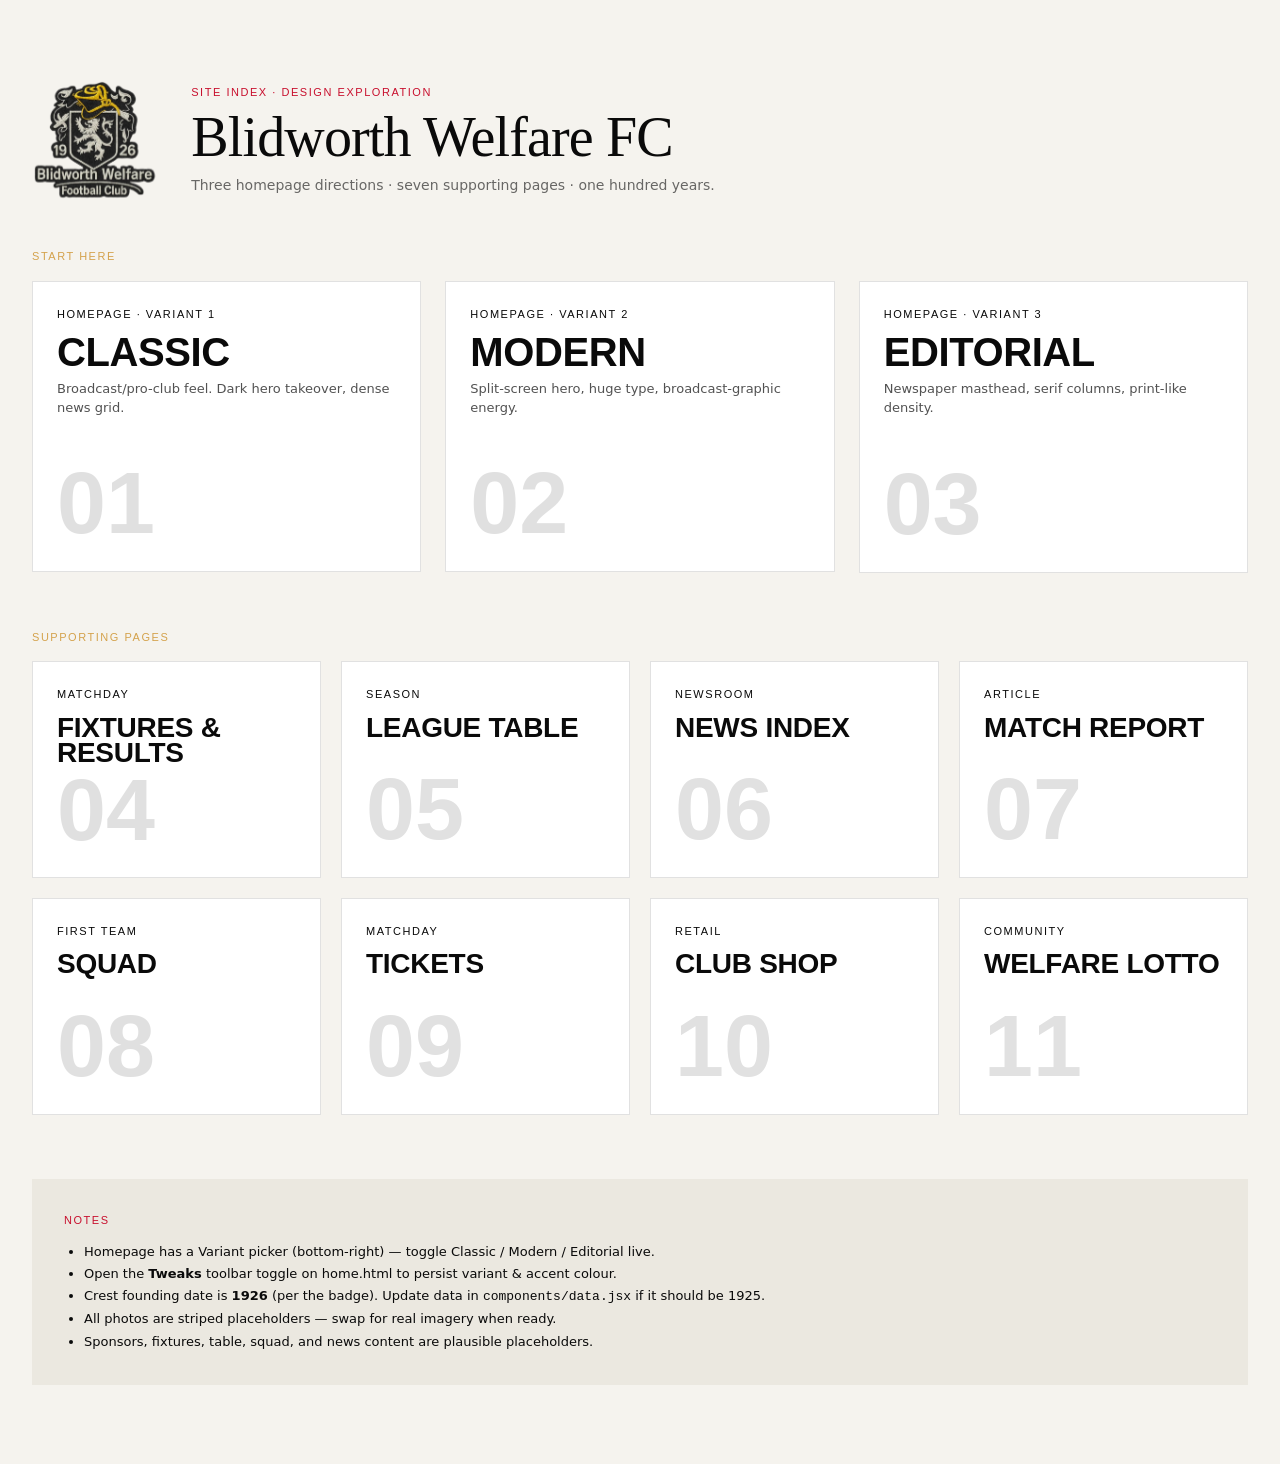
<file: index.html>
<!doctype html>
<html lang="en">
<head>
<meta charset="utf-8">
<meta name="viewport" content="width=device-width, initial-scale=1">
<title>Blidworth Welfare FC · Site Index</title>
<link rel="stylesheet" href="styles/base.css">
<link rel="stylesheet" href="styles/mobile.css">
<style>
  .page-tile {
    aspect-ratio: 4/3;
    position: relative; overflow: hidden;
    border: 1px solid var(--rule);
    transition: transform 0.3s, box-shadow 0.3s;
    display: flex; flex-direction: column; justify-content: space-between;
    padding: 24px; color: var(--ink); background: var(--white);
  }
  .page-tile:hover { transform: translateY(-4px); box-shadow: 0 20px 40px rgba(0,0,0,0.08); border-color: var(--ink); }
  .page-tile .big-num { font-family: var(--font-display); font-weight: 700; font-size: 88px; line-height: 1; opacity: 0.12; }
  .page-tile:hover .big-num { color: var(--gold); opacity: 0.3; }
</style>
</head>
<body>
<div class="wrap" style="padding-top: 80px; padding-bottom: 80px;">
  <div style="display: flex; align-items: center; gap: 32px; margin-bottom: 48px;">
    <img src="assets/crest.png" style="height: 120px; flex-shrink: 0;" class="crest-reveal"/>
    <div style="flex: 1; min-width: 0;">
      <div class="eyebrow" style="color: var(--red); margin-bottom: 8px;">Site Index · Design Exploration</div>
      <h1 class="h-editorial" style="font-size: 56px; font-weight: 400; line-height: 1.05;">Blidworth Welfare FC</h1>
      <div style="font-size: 14px; opacity: 0.6; margin-top: 8px;">Three homepage directions · seven supporting pages · one hundred years.</div>
    </div>
  </div>

  <div class="eyebrow" style="margin-bottom: 16px; color: var(--gold);">Start here</div>
  <div style="display: grid; grid-template-columns: repeat(3, 1fr); gap: 24px; margin-bottom: 56px;">
    <a href="home.html?v=classic" class="page-tile">
      <div>
        <div class="eyebrow" style="margin-bottom: 12px;">Homepage · Variant 1</div>
        <div class="h-display" style="font-size: 40px; font-weight: 700;">CLASSIC</div>
        <div style="font-size: 13px; opacity: 0.7; margin-top: 8px;">Broadcast/pro-club feel. Dark hero takeover, dense news grid.</div>
      </div>
      <div class="big-num">01</div>
    </a>
    <a href="home.html?v=modern" class="page-tile">
      <div>
        <div class="eyebrow" style="margin-bottom: 12px;">Homepage · Variant 2</div>
        <div class="h-display" style="font-size: 40px; font-weight: 700;">MODERN</div>
        <div style="font-size: 13px; opacity: 0.7; margin-top: 8px;">Split-screen hero, huge type, broadcast-graphic energy.</div>
      </div>
      <div class="big-num">02</div>
    </a>
    <a href="home.html?v=editorial" class="page-tile">
      <div>
        <div class="eyebrow" style="margin-bottom: 12px;">Homepage · Variant 3</div>
        <div class="h-display" style="font-size: 40px; font-weight: 700;">EDITORIAL</div>
        <div style="font-size: 13px; opacity: 0.7; margin-top: 8px;">Newspaper masthead, serif columns, print-like density.</div>
      </div>
      <div class="big-num">03</div>
    </a>
  </div>

  <div class="eyebrow" style="margin-bottom: 16px; color: var(--gold);">Supporting Pages</div>
  <div style="display: grid; grid-template-columns: repeat(4, 1fr); gap: 20px;">
    <a href="fixtures.html" class="page-tile"><div><div class="eyebrow">Matchday</div><div class="h-display" style="font-size: 28px; font-weight: 600; margin-top: 12px;">Fixtures & Results</div></div><div class="big-num">04</div></a>
    <a href="table.html" class="page-tile"><div><div class="eyebrow">Season</div><div class="h-display" style="font-size: 28px; font-weight: 600; margin-top: 12px;">League Table</div></div><div class="big-num">05</div></a>
    <a href="news.html" class="page-tile"><div><div class="eyebrow">Newsroom</div><div class="h-display" style="font-size: 28px; font-weight: 600; margin-top: 12px;">News Index</div></div><div class="big-num">06</div></a>
    <a href="article.html" class="page-tile"><div><div class="eyebrow">Article</div><div class="h-display" style="font-size: 28px; font-weight: 600; margin-top: 12px;">Match Report</div></div><div class="big-num">07</div></a>
    <a href="squad.html" class="page-tile"><div><div class="eyebrow">First Team</div><div class="h-display" style="font-size: 28px; font-weight: 600; margin-top: 12px;">Squad</div></div><div class="big-num">08</div></a>
    <a href="tickets.html" class="page-tile"><div><div class="eyebrow">Matchday</div><div class="h-display" style="font-size: 28px; font-weight: 600; margin-top: 12px;">Tickets</div></div><div class="big-num">09</div></a>
    <a href="shop.html" class="page-tile"><div><div class="eyebrow">Retail</div><div class="h-display" style="font-size: 28px; font-weight: 600; margin-top: 12px;">Club Shop</div></div><div class="big-num">10</div></a>
    <a href="lotto.html" class="page-tile"><div><div class="eyebrow">Community</div><div class="h-display" style="font-size: 28px; font-weight: 600; margin-top: 12px;">Welfare Lotto</div></div><div class="big-num">11</div></a>
  </div>

  <div style="margin-top: 64px; padding: 32px; background: var(--paper-2); font-size: 13px; line-height: 1.7;">
    <div class="eyebrow" style="color: var(--red); margin-bottom: 12px;">Notes</div>
    <ul style="padding-left: 20px;">
      <li>Homepage has a Variant picker (bottom-right) — toggle Classic / Modern / Editorial live.</li>
      <li>Open the <strong>Tweaks</strong> toolbar toggle on home.html to persist variant & accent colour.</li>
      <li>Crest founding date is <strong>1926</strong> (per the badge). Update data in <code>components/data.jsx</code> if it should be 1925.</li>
      <li>All photos are striped placeholders — swap for real imagery when ready.</li>
      <li>Sponsors, fixtures, table, squad, and news content are plausible placeholders.</li>
    </ul>
  </div>
</div>
</body>
</html>
</file>
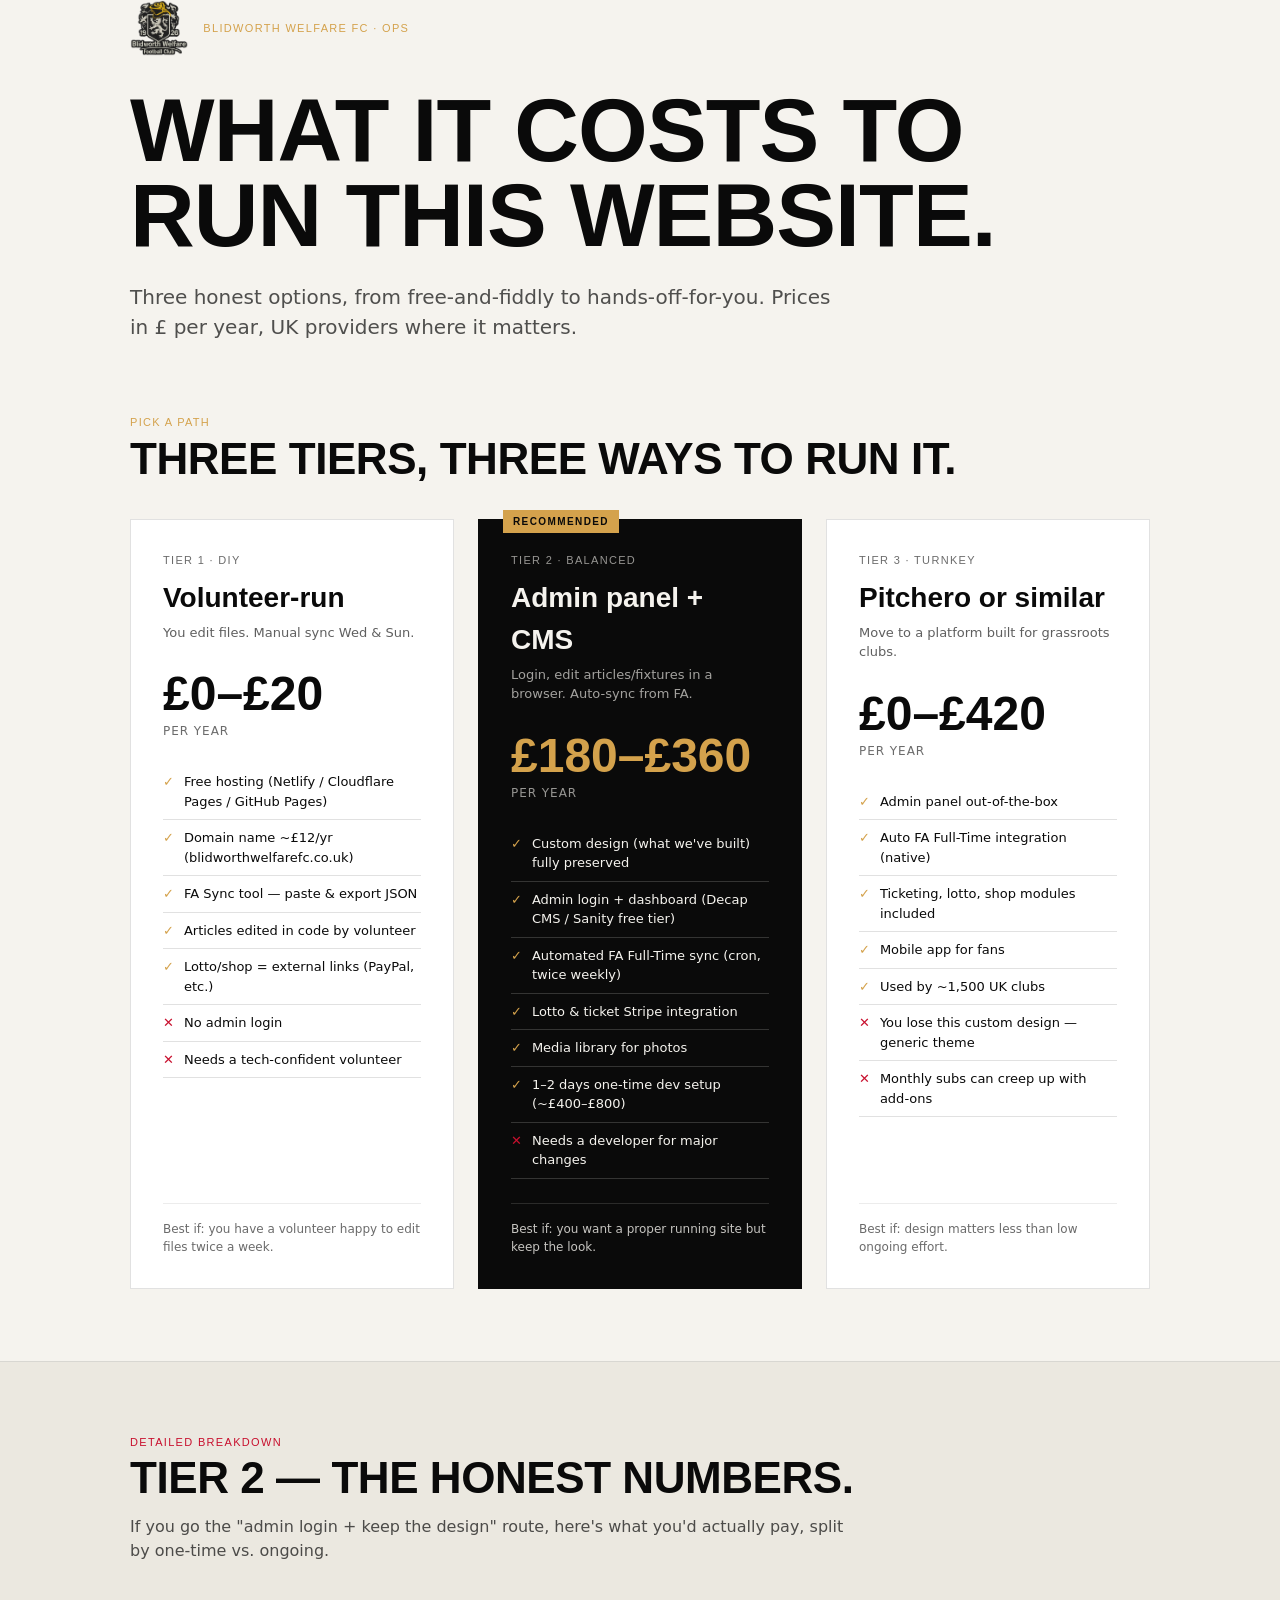
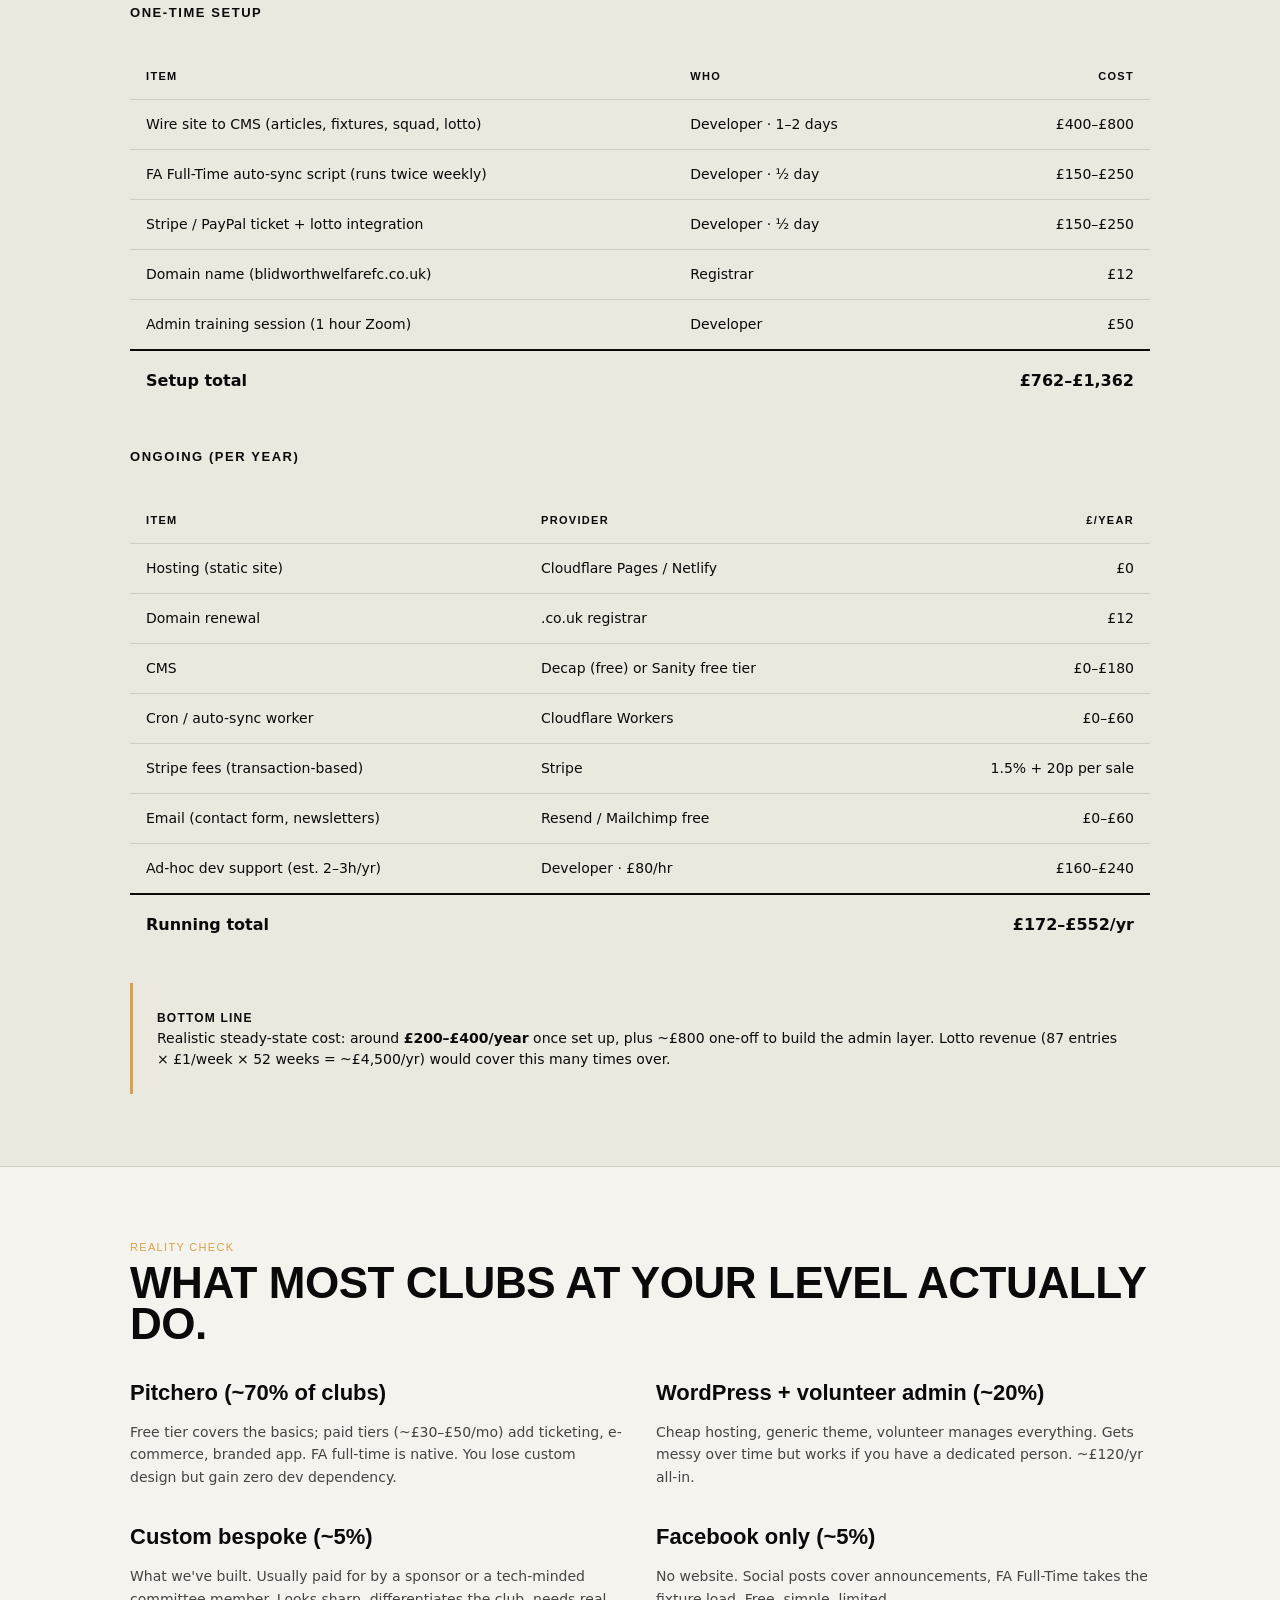
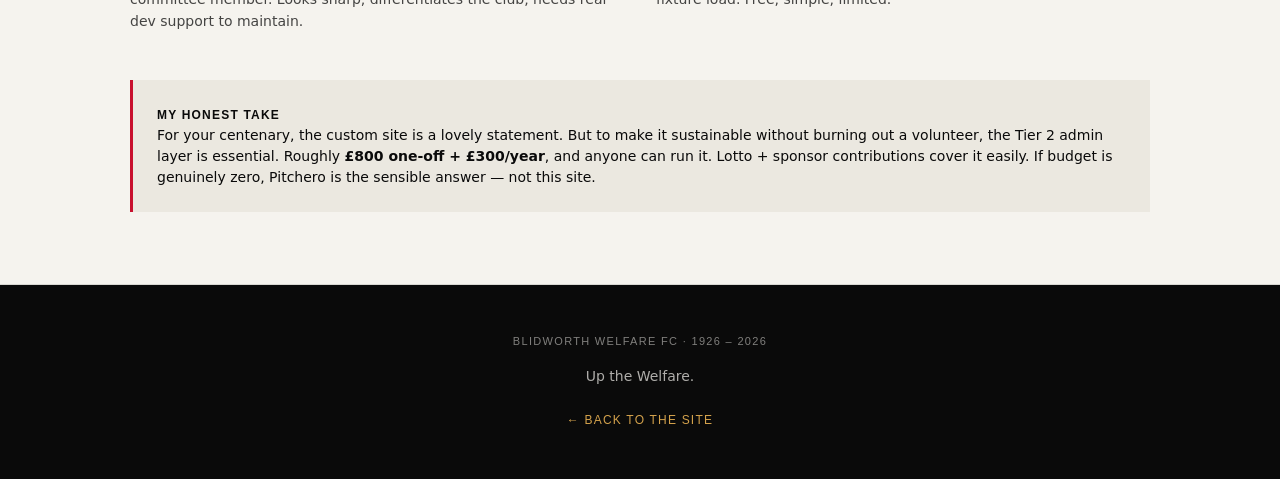
<file: hosting.html>
<!doctype html>
<html lang="en">
<head>
<meta charset="utf-8">
<meta name="viewport" content="width=device-width, initial-scale=1">
<title>Blidworth Welfare FC · Running Costs</title>
<link rel="stylesheet" href="styles/base.css">
<link rel="stylesheet" href="styles/mobile.css">
<style>
  body { background: var(--paper); }
  .hero { background: var(--ink); color: var(--paper); padding: 80px 0 64px; }
  .section { padding: 72px 0; border-bottom: 1px solid var(--rule); }
  .section:last-child { border-bottom: none; }
  .wrap-narrow { max-width: 1100px; margin: 0 auto; padding: 0 40px; }
  .tiers { display: grid; grid-template-columns: repeat(3, 1fr); gap: 24px; margin-top: 40px; }
  .tier { border: 1px solid var(--rule); padding: 32px; background: var(--white); display: flex; flex-direction: column; }
  .tier.rec { background: var(--ink); color: var(--paper); border-color: var(--ink); position: relative; }
  .tier.rec::before {
    content: 'RECOMMENDED'; position: absolute; top: -10px; left: 24px;
    background: var(--gold); color: var(--ink); padding: 4px 10px;
    font-family: var(--font-display); font-size: 10px; letter-spacing: 0.14em; font-weight: 700;
  }
  .tier .ey { font-family: var(--font-display); font-size: 11px; text-transform: uppercase; letter-spacing: 0.12em; opacity: 0.6; margin-bottom: 8px; }
  .tier h3 { font-family: var(--font-display); font-size: 28px; font-weight: 700; margin-bottom: 4px; }
  .tier .tag { font-size: 13px; opacity: 0.65; margin-bottom: 28px; }
  .tier .price {
    font-family: var(--font-display); font-size: 48px; font-weight: 700; line-height: 1;
    font-variant-numeric: tabular-nums; margin-bottom: 4px;
  }
  .tier.rec .price { color: var(--gold); }
  .tier .per { font-size: 12px; opacity: 0.6; letter-spacing: 0.08em; text-transform: uppercase; margin-bottom: 24px; }
  .tier ul { list-style: none; padding: 0; margin: 0 0 24px; flex: 1; }
  .tier li { padding: 8px 0; font-size: 13px; border-bottom: 1px solid var(--rule); display: flex; gap: 10px; }
  .tier.rec li { border-color: var(--rule-light); }
  .tier li::before { content: '✓'; color: var(--gold); font-weight: 700; }
  .tier li.x::before { content: '✕'; color: var(--red); }
  .tier .foot { font-size: 12px; opacity: 0.6; padding-top: 16px; border-top: 1px solid var(--rule); }
  .tier.rec .foot { border-color: var(--rule-light); }

  .breakdown { width: 100%; border-collapse: collapse; margin-top: 32px; }
  .breakdown th, .breakdown td { padding: 14px 16px; text-align: left; border-bottom: 1px solid var(--rule); font-size: 14px; }
  .breakdown th { font-family: var(--font-display); font-size: 11px; text-transform: uppercase; letter-spacing: 0.12em; font-weight: 600; background: var(--paper-2); }
  .breakdown td:last-child, .breakdown th:last-child { text-align: right; font-variant-numeric: tabular-nums; }
  .breakdown tr.total td { font-weight: 700; font-size: 16px; border-top: 2px solid var(--ink); border-bottom: none; padding-top: 18px; }
  .note { background: var(--paper-2); padding: 24px; border-left: 3px solid var(--gold); margin-top: 32px; font-size: 14px; }
</style>
</head>
<body>

<header className="hero">
<div class="wrap-narrow">
  <div style="display:flex; align-items:center; gap:14px; margin-bottom: 32px;">
    <img src="assets/crest.png" style="height:56px;" alt=""/>
    <div style="font-family: var(--font-display); text-transform: uppercase; letter-spacing: 0.12em; font-size: 11px; color: var(--gold);">Blidworth Welfare FC · Ops</div>
  </div>
  <h1 class="h-display" style="font-size: clamp(56px, 7vw, 96px); font-weight: 700; line-height: 0.95; max-width: 900px;">
    What it costs to run this website.
  </h1>
  <p style="font-size: 20px; opacity: 0.7; max-width: 720px; margin-top: 24px; line-height: 1.5;">
    Three honest options, from free-and-fiddly to hands-off-for-you. Prices in £ per year, UK providers where it matters.
  </p>
</div>
</header>

<section class="section">
<div class="wrap-narrow">
  <div style="font-family: var(--font-display); text-transform: uppercase; letter-spacing: 0.12em; font-size: 11px; color: var(--gold); margin-bottom: 8px;">Pick a path</div>
  <h2 class="h-display" style="font-size: 44px; font-weight: 700;">Three tiers, three ways to run it.</h2>

  <div class="tiers">
    <!-- TIER 1 -->
    <div class="tier">
      <div class="ey">Tier 1 · DIY</div>
      <h3>Volunteer-run</h3>
      <div class="tag">You edit files. Manual sync Wed & Sun.</div>
      <div class="price">£0–£20</div>
      <div class="per">per year</div>
      <ul>
        <li>Free hosting (Netlify / Cloudflare Pages / GitHub Pages)</li>
        <li>Domain name ~£12/yr (blidworthwelfarefc.co.uk)</li>
        <li>FA Sync tool — paste & export JSON</li>
        <li>Articles edited in code by volunteer</li>
        <li>Lotto/shop = external links (PayPal, etc.)</li>
        <li class="x">No admin login</li>
        <li class="x">Needs a tech-confident volunteer</li>
      </ul>
      <div class="foot">Best if: you have a volunteer happy to edit files twice a week.</div>
    </div>

    <!-- TIER 2 (recommended) -->
    <div class="tier rec">
      <div class="ey">Tier 2 · Balanced</div>
      <h3>Admin panel + CMS</h3>
      <div class="tag">Login, edit articles/fixtures in a browser. Auto-sync from FA.</div>
      <div class="price">£180–£360</div>
      <div class="per">per year</div>
      <ul>
        <li>Custom design (what we've built) fully preserved</li>
        <li>Admin login + dashboard (Decap CMS / Sanity free tier)</li>
        <li>Automated FA Full-Time sync (cron, twice weekly)</li>
        <li>Lotto & ticket Stripe integration</li>
        <li>Media library for photos</li>
        <li>1–2 days one-time dev setup (~£400–£800)</li>
        <li class="x">Needs a developer for major changes</li>
      </ul>
      <div class="foot" style="opacity:0.8;">Best if: you want a proper running site but keep the look.</div>
    </div>

    <!-- TIER 3 -->
    <div class="tier">
      <div class="ey">Tier 3 · Turnkey</div>
      <h3>Pitchero or similar</h3>
      <div class="tag">Move to a platform built for grassroots clubs.</div>
      <div class="price">£0–£420</div>
      <div class="per">per year</div>
      <ul>
        <li>Admin panel out-of-the-box</li>
        <li>Auto FA Full-Time integration (native)</li>
        <li>Ticketing, lotto, shop modules included</li>
        <li>Mobile app for fans</li>
        <li>Used by ~1,500 UK clubs</li>
        <li class="x">You lose this custom design — generic theme</li>
        <li class="x">Monthly subs can creep up with add-ons</li>
      </ul>
      <div class="foot">Best if: design matters less than low ongoing effort.</div>
    </div>
  </div>
</div>
</section>

<section class="section" style="background: var(--paper-2);">
<div class="wrap-narrow">
  <div style="font-family: var(--font-display); text-transform: uppercase; letter-spacing: 0.12em; font-size: 11px; color: var(--red); margin-bottom: 8px;">Detailed breakdown</div>
  <h2 class="h-display" style="font-size: 44px; font-weight: 700;">Tier 2 — the honest numbers.</h2>
  <p style="font-size: 16px; opacity: 0.7; max-width: 720px; margin-top: 16px;">
    If you go the "admin login + keep the design" route, here's what you'd actually pay, split by one-time vs. ongoing.
  </p>

  <h3 style="font-family: var(--font-display); text-transform: uppercase; font-size: 13px; letter-spacing: 0.12em; margin-top: 40px;">One-time setup</h3>
  <table class="breakdown">
    <thead>
      <tr><th>Item</th><th>Who</th><th>Cost</th></tr>
    </thead>
    <tbody>
      <tr><td>Wire site to CMS (articles, fixtures, squad, lotto)</td><td>Developer · 1–2 days</td><td>£400–£800</td></tr>
      <tr><td>FA Full-Time auto-sync script (runs twice weekly)</td><td>Developer · ½ day</td><td>£150–£250</td></tr>
      <tr><td>Stripe / PayPal ticket + lotto integration</td><td>Developer · ½ day</td><td>£150–£250</td></tr>
      <tr><td>Domain name (blidworthwelfarefc.co.uk)</td><td>Registrar</td><td>£12</td></tr>
      <tr><td>Admin training session (1 hour Zoom)</td><td>Developer</td><td>£50</td></tr>
      <tr class="total"><td>Setup total</td><td></td><td>£762–£1,362</td></tr>
    </tbody>
  </table>

  <h3 style="font-family: var(--font-display); text-transform: uppercase; font-size: 13px; letter-spacing: 0.12em; margin-top: 40px;">Ongoing (per year)</h3>
  <table class="breakdown">
    <thead>
      <tr><th>Item</th><th>Provider</th><th>£/year</th></tr>
    </thead>
    <tbody>
      <tr><td>Hosting (static site)</td><td>Cloudflare Pages / Netlify</td><td>£0</td></tr>
      <tr><td>Domain renewal</td><td>.co.uk registrar</td><td>£12</td></tr>
      <tr><td>CMS</td><td>Decap (free) or Sanity free tier</td><td>£0–£180</td></tr>
      <tr><td>Cron / auto-sync worker</td><td>Cloudflare Workers</td><td>£0–£60</td></tr>
      <tr><td>Stripe fees (transaction-based)</td><td>Stripe</td><td>1.5% + 20p per sale</td></tr>
      <tr><td>Email (contact form, newsletters)</td><td>Resend / Mailchimp free</td><td>£0–£60</td></tr>
      <tr><td>Ad-hoc dev support (est. 2–3h/yr)</td><td>Developer · £80/hr</td><td>£160–£240</td></tr>
      <tr class="total"><td>Running total</td><td></td><td>£172–£552/yr</td></tr>
    </tbody>
  </table>

  <div class="note">
    <strong style="font-family: var(--font-display); text-transform: uppercase; letter-spacing: 0.1em; font-size: 12px;">Bottom line</strong><br/>
    Realistic steady-state cost: around <strong>£200–£400/year</strong> once set up, plus ~£800 one-off to build the admin layer. Lotto revenue (87 entries × £1/week × 52 weeks = ~£4,500/yr) would cover this many times over.
  </div>
</div>
</section>

<section class="section">
<div class="wrap-narrow">
  <div style="font-family: var(--font-display); text-transform: uppercase; letter-spacing: 0.12em; font-size: 11px; color: var(--gold); margin-bottom: 8px;">Reality check</div>
  <h2 class="h-display" style="font-size: 44px; font-weight: 700;">What most clubs at your level actually do.</h2>

  <div style="display: grid; grid-template-columns: 1fr 1fr; gap: 32px; margin-top: 32px;">
    <div>
      <h3 style="font-family: var(--font-display); font-size: 22px; font-weight: 600; margin-bottom: 12px;">Pitchero (~70% of clubs)</h3>
      <p style="font-size: 14px; opacity: 0.75; line-height: 1.6;">
        Free tier covers the basics; paid tiers (~£30–£50/mo) add ticketing, e-commerce, branded app. FA full-time is native. You lose custom design but gain zero dev dependency.
      </p>
    </div>
    <div>
      <h3 style="font-family: var(--font-display); font-size: 22px; font-weight: 600; margin-bottom: 12px;">WordPress + volunteer admin (~20%)</h3>
      <p style="font-size: 14px; opacity: 0.75; line-height: 1.6;">
        Cheap hosting, generic theme, volunteer manages everything. Gets messy over time but works if you have a dedicated person. ~£120/yr all-in.
      </p>
    </div>
    <div>
      <h3 style="font-family: var(--font-display); font-size: 22px; font-weight: 600; margin-bottom: 12px;">Custom bespoke (~5%)</h3>
      <p style="font-size: 14px; opacity: 0.75; line-height: 1.6;">
        What we've built. Usually paid for by a sponsor or a tech-minded committee member. Looks sharp, differentiates the club, needs real dev support to maintain.
      </p>
    </div>
    <div>
      <h3 style="font-family: var(--font-display); font-size: 22px; font-weight: 600; margin-bottom: 12px;">Facebook only (~5%)</h3>
      <p style="font-size: 14px; opacity: 0.75; line-height: 1.6;">
        No website. Social posts cover announcements, FA Full-Time takes the fixture load. Free, simple, limited.
      </p>
    </div>
  </div>

  <div class="note" style="border-color: var(--red); margin-top: 48px;">
    <strong style="font-family: var(--font-display); text-transform: uppercase; letter-spacing: 0.1em; font-size: 12px;">My honest take</strong><br/>
    For your centenary, the custom site is a lovely statement. But to make it sustainable without burning out a volunteer, the Tier 2 admin layer is essential. Roughly <strong>£800 one-off + £300/year</strong>, and anyone can run it. Lotto + sponsor contributions cover it easily. If budget is genuinely zero, Pitchero is the sensible answer — not this site.
  </div>
</div>
</section>

<footer style="background: var(--ink); color: var(--paper); padding: 48px 0; text-align: center;">
  <div class="wrap-narrow">
    <div style="font-family: var(--font-display); text-transform: uppercase; letter-spacing: 0.12em; font-size: 11px; opacity: 0.5;">Blidworth Welfare FC · 1926 – 2026</div>
    <p style="margin-top: 16px; opacity: 0.7; font-size: 14px;">Up the Welfare.</p>
    <a href="home.html" style="color: var(--gold); font-family: var(--font-display); text-transform: uppercase; letter-spacing: 0.1em; font-size: 12px; display: inline-block; margin-top: 24px;">← Back to the site</a>
  </div>
</footer>

</body>
</html>
</file>
<file: styles/base.css>
/* Blidworth Welfare FC — shared base styles */
@keyframes pulse {
  0%   { box-shadow: 0 0 0 0 rgba(200,16,46,0.8); }
  70%  { box-shadow: 0 0 0 10px rgba(200,16,46,0); }
  100% { box-shadow: 0 0 0 0 rgba(200,16,46,0); }
}

@import url('https://fonts.googleapis.com/css2?family=Oswald:wght@300;400;500;600;700&family=Instrument+Serif:ital@0;1&family=Inter+Tight:wght@300;400;500;600;700;800&display=swap');

:root {
  --ink: #0a0a0a;
  --ink-2: #1a1a1a;
  --ink-3: #2a2a2a;
  --paper: #f5f3ee;
  --paper-2: #ebe8e0;
  --white: #ffffff;
  --gold: #d4a24c;
  --gold-deep: #a77f35;
  --red: #c8102e;
  --red-deep: #8f0b20;
  --green: #1b7a3a;
  --rule: rgba(10, 10, 10, 0.12);
  --rule-light: rgba(245, 243, 238, 0.18);
  --muted: rgba(10, 10, 10, 0.6);
  --muted-dark: rgba(245, 243, 238, 0.6);

  --font-display: 'Oswald', 'Arial Narrow', sans-serif;
  --font-editorial: 'Instrument Serif', Georgia, serif;
  --font-body: 'Inter Tight', system-ui, sans-serif;

  --max: 1440px;
  --gutter: 32px;
}

* { box-sizing: border-box; margin: 0; padding: 0; }

/* FA Sync modal */
.fa-sync-modal {
  position: fixed; inset: 0; z-index: 2000;
  background: rgba(10,10,10,0.72); backdrop-filter: blur(4px);
  display: flex; align-items: center; justify-content: center;
  padding: 40px;
}
.fa-sync-inner {
  background: var(--white); width: min(900px, 100%);
  max-height: 90vh; overflow-y: auto;
  padding: 32px; border: 1px solid var(--ink);
  box-shadow: 0 40px 80px rgba(0,0,0,0.3);
}
.fa-sync-head { display: flex; justify-content: space-between; align-items: flex-start; margin-bottom: 20px; gap: 20px; }
.fa-close {
  background: transparent; border: 1px solid var(--rule); width: 36px; height: 36px;
  font-size: 16px; cursor: pointer; font-family: var(--font-body);
}
.fa-close:hover { background: var(--ink); color: var(--paper); }
.fa-grid { display: grid; grid-template-columns: 1fr 1fr; gap: 20px; margin-bottom: 24px; }
.fa-label {
  display: block; font-family: var(--font-display); text-transform: uppercase;
  letter-spacing: 0.12em; font-size: 11px; margin-bottom: 8px; font-weight: 600;
}
.fa-textarea {
  width: 100%; padding: 12px; border: 1px solid var(--rule);
  font-family: ui-monospace, 'SF Mono', Menlo, monospace; font-size: 12px;
  line-height: 1.5; background: var(--paper); resize: vertical;
}
.fa-textarea:focus { outline: 2px solid var(--gold); border-color: var(--gold); }
.fa-actions { display: flex; gap: 12px; margin-bottom: 20px; }
.fa-btn {
  padding: 12px 24px; font-family: var(--font-display); text-transform: uppercase;
  letter-spacing: 0.12em; font-size: 12px; font-weight: 600; cursor: pointer;
  border: 1px solid var(--ink); transition: all 0.2s;
}
.fa-btn:disabled { opacity: 0.4; cursor: not-allowed; }
.fa-btn-ghost { background: transparent; color: var(--ink); }
.fa-btn-ghost:hover:not(:disabled) { background: var(--ink); color: var(--paper); }
.fa-btn-gold { background: var(--gold); color: var(--ink); border-color: var(--gold); }
.fa-btn-gold:hover:not(:disabled) { background: var(--gold-deep); border-color: var(--gold-deep); }
.fa-preview { border-top: 1px solid var(--rule); padding-top: 16px; display: flex; flex-direction: column; gap: 8px; }
.fa-preview-row { display: flex; align-items: center; gap: 12px; padding: 8px 0; }
.fa-badge {
  width: 22px; height: 22px; border-radius: 50%; display: inline-flex;
  align-items: center; justify-content: center; font-size: 11px; font-weight: 700;
}
.fa-ok { background: var(--green); color: white; }
.fa-fail { background: var(--red); color: white; }

/* FA Sync trigger pill (lives alongside Tweaks) */
.fa-sync-pill {
  display: inline-flex; align-items: center; gap: 8px;
  padding: 10px 16px; background: var(--ink); color: var(--paper);
  font-family: var(--font-display); text-transform: uppercase;
  letter-spacing: 0.1em; font-size: 11px; font-weight: 600;
  cursor: pointer; border: none; transition: all 0.2s;
}
.fa-sync-pill:hover { background: var(--gold); color: var(--ink); }
.fa-sync-pill .dot { width: 6px; height: 6px; border-radius: 50%; background: var(--gold); }
.fa-sync-pill:hover .dot { background: var(--ink); }
.fa-sync-meta { font-size: 10px; opacity: 0.55; margin-top: 6px; letter-spacing: 0.05em; }

html, body {
  background: var(--paper);
  color: var(--ink);
  font-family: var(--font-body);
  font-size: 16px;
  line-height: 1.5;
  -webkit-font-smoothing: antialiased;
  text-rendering: optimizeLegibility;
}

body.dark { background: var(--ink); color: var(--paper); }

a { color: inherit; text-decoration: none; }

img { max-width: 100%; display: block; }

button { font-family: inherit; cursor: pointer; border: none; background: none; color: inherit; }

/* Typography primitives */
.h-display {
  font-family: var(--font-display);
  font-weight: 600;
  text-transform: uppercase;
  letter-spacing: -0.01em;
  line-height: 0.92;
}
.h-editorial {
  font-family: var(--font-editorial);
  font-weight: 400;
  letter-spacing: -0.015em;
  line-height: 1.02;
}
.eyebrow {
  font-family: var(--font-display);
  text-transform: uppercase;
  letter-spacing: 0.14em;
  font-size: 11px;
  font-weight: 500;
}
.mono-num {
  font-variant-numeric: tabular-nums;
  font-feature-settings: 'tnum';
}

/* Shell */
.wrap { max-width: var(--max); margin: 0 auto; padding: 0 var(--gutter); }

/* Ticker strip at top */
.ticker {
  background: var(--ink);
  color: var(--paper);
  height: 36px;
  display: flex;
  align-items: center;
  overflow: hidden;
  position: relative;
  font-family: var(--font-display);
  text-transform: uppercase;
  letter-spacing: 0.12em;
  font-size: 12px;
  font-weight: 500;
  border-bottom: 1px solid var(--rule-light);
}
.ticker-track {
  display: flex;
  white-space: nowrap;
  animation: ticker 80s linear infinite;
  gap: 48px;
  padding-left: 48px;
}
.ticker-item { display: flex; align-items: center; gap: 12px; }
.ticker-dot { width: 6px; height: 6px; border-radius: 50%; background: var(--gold); flex-shrink: 0; }
.ticker-live { color: var(--red); font-weight: 700; }

@keyframes ticker {
  from { transform: translateX(0); }
  to { transform: translateX(-50%); }
}

/* Buttons */
.btn {
  display: inline-flex;
  align-items: center;
  gap: 10px;
  padding: 14px 22px;
  background: var(--ink);
  color: var(--paper);
  font-family: var(--font-display);
  text-transform: uppercase;
  letter-spacing: 0.08em;
  font-size: 13px;
  font-weight: 600;
  border: 1px solid var(--ink);
  transition: background 0.2s, color 0.2s, transform 0.2s;
  cursor: pointer;
}
.btn:hover { background: var(--gold); color: var(--ink); border-color: var(--gold); }
.btn.red { background: var(--red); border-color: var(--red); color: #fff; }
.btn.red:hover { background: var(--red-deep); border-color: var(--red-deep); color: #fff; }
.btn.ghost { background: transparent; color: var(--ink); }
.btn.ghost:hover { background: var(--ink); color: var(--paper); }
.btn.ghost-light { background: transparent; color: var(--paper); border-color: var(--paper); }
.btn.ghost-light:hover { background: var(--paper); color: var(--ink); }
.btn.sm { padding: 10px 16px; font-size: 11px; }
.btn-arrow { font-size: 14px; line-height: 1; }

/* Hairlines */
.rule { height: 1px; background: var(--rule); border: 0; }
.rule-light { height: 1px; background: var(--rule-light); border: 0; }

/* Crest badge */
.crest-badge {
  display: inline-flex;
  align-items: center;
  gap: 10px;
  font-family: var(--font-display);
  text-transform: uppercase;
  letter-spacing: 0.12em;
  font-weight: 600;
  font-size: 13px;
}
.crest-badge img { height: 40px; width: auto; }

/* Placeholder photos — striped with label */
.ph {
  position: relative;
  background:
    repeating-linear-gradient(135deg, #1a1a1a 0 12px, #0f0f0f 12px 24px);
  color: var(--paper);
  font-family: 'Courier New', monospace;
  font-size: 11px;
  letter-spacing: 0.05em;
  display: flex;
  align-items: flex-end;
  padding: 16px;
  overflow: hidden;
}
.ph.light {
  background:
    repeating-linear-gradient(135deg, #e0dcd2 0 12px, #d5d1c6 12px 24px);
  color: var(--ink);
}
.ph.gold {
  background:
    repeating-linear-gradient(135deg, #d4a24c 0 12px, #c2903c 12px 24px);
  color: var(--ink);
}
.ph.red {
  background:
    repeating-linear-gradient(135deg, #c8102e 0 12px, #a40d26 12px 24px);
  color: #fff;
}
.ph .ph-label { background: rgba(0,0,0,0.55); padding: 4px 8px; backdrop-filter: blur(4px); }
.ph.light .ph-label { background: rgba(255,255,255,0.7); color: var(--ink); }

/* Chip */
.chip {
  display: inline-flex; align-items: center; gap: 6px;
  padding: 4px 8px;
  border: 1px solid var(--rule);
  font-family: var(--font-display);
  text-transform: uppercase;
  letter-spacing: 0.1em;
  font-size: 10px;
  font-weight: 600;
}
.chip.live { background: var(--red); color: #fff; border-color: var(--red); }
.chip.gold { background: var(--gold); color: var(--ink); border-color: var(--gold); }
.chip.dark { background: var(--ink); color: var(--paper); border-color: var(--ink); }
.chip-dot { width: 6px; height: 6px; border-radius: 50%; background: currentColor; }
.chip.live .chip-dot { background: #fff; animation: pulse 1.4s ease-in-out infinite; }

@keyframes pulse {
  0%, 100% { opacity: 1; transform: scale(1); }
  50% { opacity: 0.4; transform: scale(1.2); }
}

/* Reveal animation — used on page load */
.reveal { opacity: 0; transform: translateY(20px); animation: reveal 0.9s cubic-bezier(0.2, 0.8, 0.2, 1) forwards; }
.reveal-1 { animation-delay: 0.05s; }
.reveal-2 { animation-delay: 0.15s; }
.reveal-3 { animation-delay: 0.25s; }
.reveal-4 { animation-delay: 0.35s; }
.reveal-5 { animation-delay: 0.45s; }
@keyframes reveal {
  to { opacity: 1; transform: translateY(0); }
}

/* Crest animated reveal */
.crest-reveal {
  animation: crestIn 1.2s cubic-bezier(0.2, 0.9, 0.3, 1) forwards;
  transform-origin: center;
}
@keyframes crestIn {
  0% { opacity: 0; transform: scale(0.6) rotate(-8deg); filter: blur(6px); }
  60% { opacity: 1; filter: blur(0); }
  100% { opacity: 1; transform: scale(1) rotate(0); filter: blur(0); }
}

/* Scoreline shimmer (for results) */
@keyframes shimmerIn {
  0% { opacity: 0; transform: translateY(8px); }
  100% { opacity: 1; transform: translateY(0); }
}

/* Selection */
::selection { background: var(--gold); color: var(--ink); }

/* Dark-surface utility */
.dark-surface { background: var(--ink); color: var(--paper); }
.dark-surface .rule { background: var(--rule-light); }

/* Focus */
:focus-visible { outline: 2px solid var(--gold); outline-offset: 3px; }
</file>
<file: styles/mobile.css>
/* ─────────────────────────────────────────────────────────────────
   Blidworth Welfare FC — Mobile Responsive Layer
   Breakpoint: 768px and below
   ───────────────────────────────────────────────────────────────── */

/* ── Nav: show burger, hide desktop links ───────────────────────── */
.site-nav-burger   { display: flex !important; }
.site-nav-desktop  { display: none !important; }
.site-nav-buy-btn  { display: none !important; }
.site-nav-admin    { display: none !important; }

/* These are desktop-only defaults (overridden at mobile) */
@media (min-width: 769px) {
  .site-nav-burger        { display: none !important; }
  .site-nav-desktop       { display: flex !important; }
  .site-nav-buy-btn       { display: inline-flex !important; }
  .site-nav-admin         { display: flex !important; }
  .site-nav-mobile-menu   { display: none !important; }
}

/* ── Mobile nav overlay ─────────────────────────────────────────── */
.site-nav-mobile-menu {
  position: fixed;
  inset: 0;
  z-index: 999;
  background: var(--ink);
  color: var(--paper);
  padding: 100px 32px 48px;
  display: flex;
  flex-direction: column;
  overflow-y: auto;
}
.site-nav-mobile-menu a {
  display: block;
  padding: 18px 0;
  border-bottom: 1px solid var(--rule-light);
  font-family: var(--font-display);
  text-transform: uppercase;
  letter-spacing: 0.1em;
  font-size: 22px;
  font-weight: 500;
  color: var(--paper);
  text-decoration: none;
}
.site-nav-mobile-menu a:first-child { border-top: 1px solid var(--rule-light); }
.site-nav-mobile-menu a:hover { color: var(--gold); }
.site-nav-mobile-sub {
  padding-left: 16px;
  margin-top: -4px;
  margin-bottom: 8px;
}
.site-nav-mobile-sub a {
  font-size: 14px;
  padding: 10px 0;
  opacity: 0.7;
  border-bottom: none;
}
.site-nav-mobile-sub a:first-child { border-top: none; }
.site-nav-mobile-close {
  position: absolute;
  top: 24px;
  right: 24px;
  background: transparent;
  border: 1px solid var(--rule-light);
  color: var(--paper);
  width: 44px;
  height: 44px;
  font-size: 22px;
  cursor: pointer;
  display: flex;
  align-items: center;
  justify-content: center;
}

@media (max-width: 768px) {

  /* ── Spacing ──────────────────────────────────────────────────── */
  :root { --gutter: 16px; }

  /* ── All major section grids → single column ─────────────────── */
  section > .wrap > div,
  section > .wrap > a {
    grid-template-columns: 1fr !important;
  }

  /* Allow 2-col for small utility grids (stats bars, etc.) */
  .grid-2col-keep { grid-template-columns: 1fr 1fr !important; }

  /* ── Section padding ─────────────────────────────────────────── */
  section { padding-top: 48px !important; padding-bottom: 48px !important; }

  /* ── Hero fixes ──────────────────────────────────────────────── */
  /* The hero split-screen needs special handling */
  .hero-grid {
    grid-template-columns: 1fr !important;
    min-height: auto !important;
  }
  .hero-right {
    min-height: 360px;
    padding: 48px 24px !important;
  }
  .hero-left {
    padding: 48px 24px !important;
  }

  /* ── Typography scale-down ──────────────────────────────────── */
  h1, .h1 { font-size: clamp(48px, 14vw, 80px) !important; }
  .h-editorial { line-height: 1.1 !important; }

  /* ── Tables → scrollable ────────────────────────────────────── */
  .table-scroll {
    overflow-x: auto;
    -webkit-overflow-scrolling: touch;
  }
  .table-scroll table { min-width: 560px; }

  /* ── News grid: 1 column ────────────────────────────────────── */
  .news-grid {
    grid-template-columns: 1fr !important;
  }

  /* ── Fixtures: reduce columns ───────────────────────────────── */
  .fixture-row {
    grid-template-columns: 1fr !important;
    text-align: center;
  }

  /* ── Squad grid ─────────────────────────────────────────────── */
  .squad-grid {
    grid-template-columns: 1fr 1fr !important;
  }

  /* ── Sponsor strip: 2 per row ───────────────────────────────── */
  .sponsor-strip {
    grid-template-columns: 1fr 1fr !important;
    flex-wrap: wrap;
  }

  /* ── Social embeds: stack ───────────────────────────────────── */
  .social-embeds-grid {
    grid-template-columns: 1fr !important;
  }

  /* ── Big tiles: stack ───────────────────────────────────────── */
  .big-tiles-grid {
    grid-template-columns: 1fr !important;
  }
  .big-tile { min-height: 260px !important; }

  /* ── Article page ────────────────────────────────────────────── */
  .article-grid {
    grid-template-columns: 1fr !important;
  }
  .article-sidebar { display: none !important; }

  /* ── Wrap padding ────────────────────────────────────────────── */
  .wrap { padding: 0 16px !important; }

  /* ── Reduce header height ────────────────────────────────────── */
  .site-header-inner {
    height: 64px !important;
  }

  /* ── Category filter: scrollable ────────────────────────────── */
  .cat-filter {
    overflow-x: auto;
    -webkit-overflow-scrolling: touch;
    flex-wrap: nowrap !important;
  }
}
</file>
